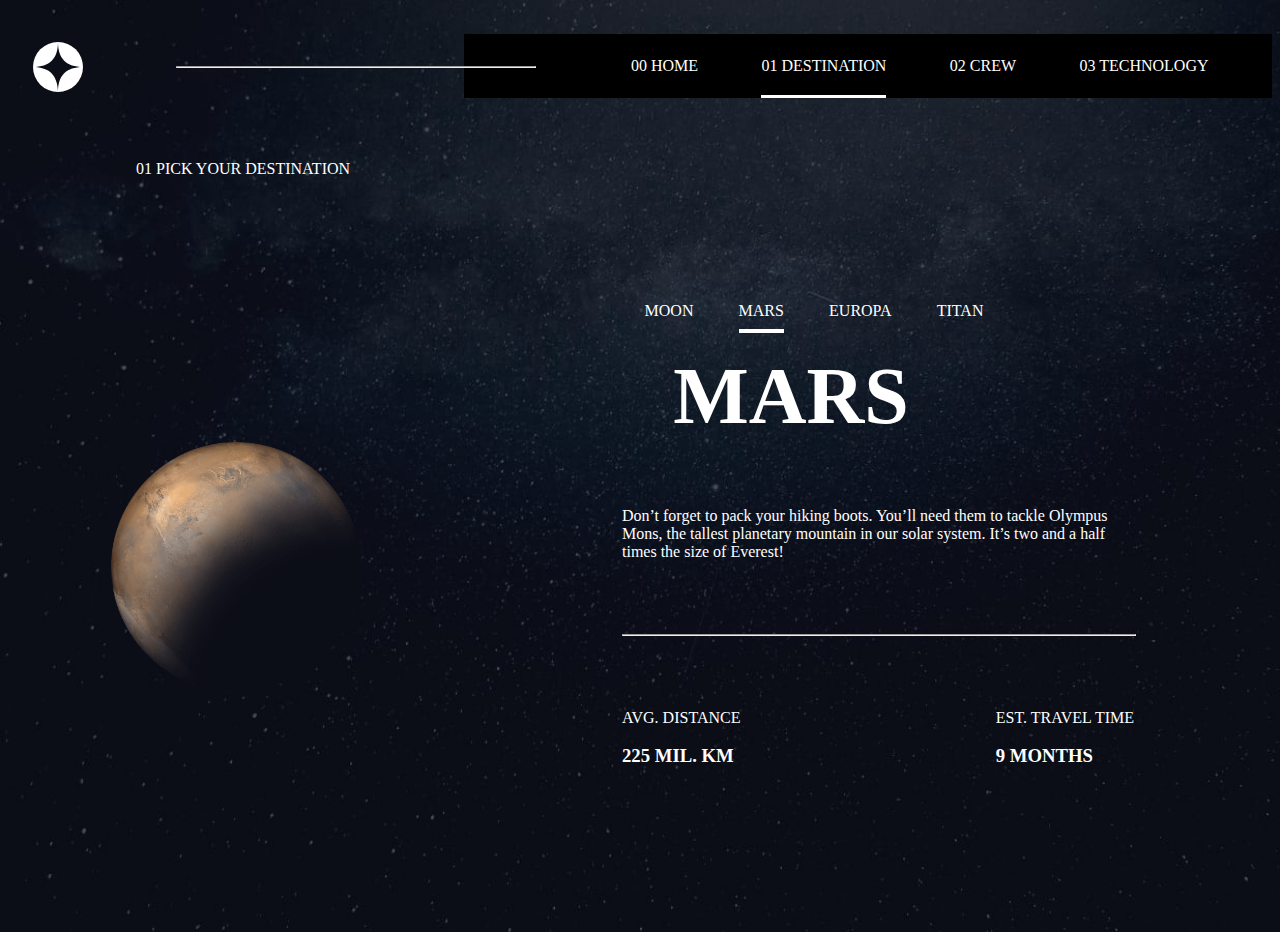
<file: destination-mars.html>
<!DOCTYPE html>
<html lang="en">
<head>
  <meta charset="UTF-8">
  <meta name="viewport" content="width=device-width, initial-scale=1.0">

  <link rel="icon" type="image/png" sizes="32x32" href="  favicon-32x32.png">
  <link rel="stylesheet" href="  spaceindex.css">
  <link rel="stylesheet" href="destination.css">
  <title>Frontend Mentor | Space tourism website</title>
</head>
<body>
  <header>
    <img src="  logo.svg" class="logo" alt="logo">
    <nav>
      <img src="  icon-hamburger.svg"class="burger" alt="burgerlogo" onclick="show();">
      <div><hr id="homehr"></div>
      <div id="list">
        <ul id="ul"> 
          <li><img src="  icon-close.svg" id="close" alt="closeimg"></li>
          <li><a href="spaceindex.html" class="caps" ><span class="num">00</span>  Home  </a></li>
          <li><a href="destination-mars.html" class="caps active"> <span class="num">01</span>  Destination</a></li>
          <li><a href="crew-commander.html" class="caps"> <span class="num">02</span>  Crew</a></li>
          <li><a href="technology-capsule.html" class="caps"> <span class="num">03</span>  Technology</a></li>
        </ul>
      </div>
    
    </nav>
  </header>
  <main>
    <p class="caps pickd"><span>01</span>  Pick your destination</p>
    <div class="planetimg">
      <img src="    image-mars.png"class="i2" id="planetimg1" alt="planetimg">
    <!----  <img src="    image-moon.png"class="i1" alt="">
      <img src="    image-europa.png"class="i3" alt="">
      <img src="    image-titan.png"class="i4" alt="">
    -->
    </div>
    
    <div class="planetcont">
      <nav>
        <ul id="uldestin">
          <li><a href="#" class="caps planet">Moon</a></li>
          <li><a href="#" class="caps planet def" >Mars</a></li>
          <li><a href="#" class="caps planet">Europa</a></li>
          <li><a href="#" class="caps planet">Titan</a></li>
        </ul>
      </nav>
      <main id="marsmain">
        <h1 class="caps" id="planetname">Mars</h1>
        <p id="planetdesc">Don’t forget to pack your hiking boots. You’ll need them to tackle Olympus Mons, 
          the tallest planetary mountain in our solar system. It’s two and a half times 
          the size of Everest!</p>
        <hr >
          <div class="unit">
            <div>
              <p class="caps">  Avg. distance</p>
              <h3 class="caps" id="planetdist">  225 mil. km</h3>
          </div>
            <div>
              <p class="caps">  Est. travel time</p>
              <h3 class="caps" id="planettime">  9 months</h3>
          </div>
          </div>
      </main>
    </div>
  </main>
  <script src="destination.js"></script>
<!---
  01 Pick your destination

  Moon
  Mars
  Europa
  Titan

  Mars

  Don’t forget to pack your hiking boots. You’ll need them to tackle Olympus Mons, 
  the tallest planetary mountain in our solar system. It’s two and a half times 
  the size of Everest!

  Avg. distance
  225 mil. km

  Est. travel time
  9 months
-->
  <script src="space.js"></script>
</body>
</html>
</file>
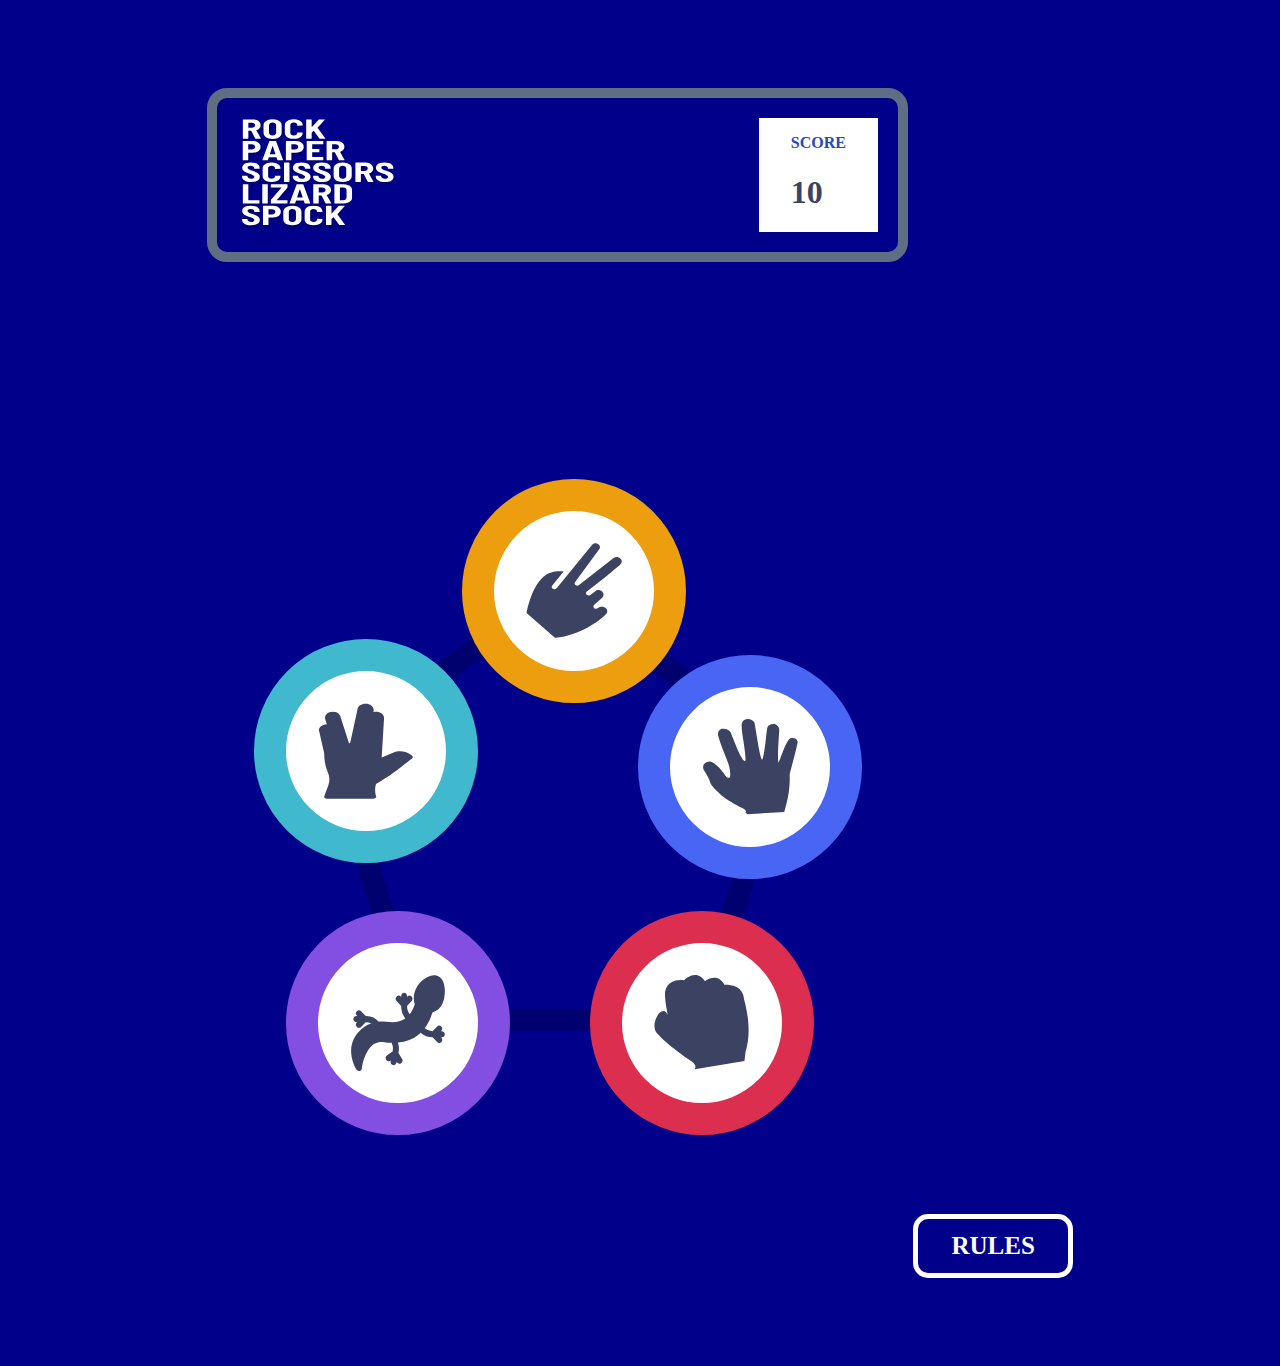
<file: index2.html>
<!DOCTYPE html>
<html lang="en">
<head>
  <meta charset="UTF-8">
  <meta name="viewport" content="width=device-width, initial-scale=1.0"> <!-- displays site properly based on user's device -->

  <link rel="icon" type="image/png" sizes="32x32" href=" favicon-32x32.png">
  
  <title>Frontend Mentor | Rock, Paper, Scissors</title>
  <link rel="stylesheet" href="index2.css">
  <!--Score
  Rules

  You Picked
  The House Picked

  You Win
  You Lose

  Play Again
 -->
  <style>
    .attribution { font-size: 11px; text-align: center; }
    .attribution a { color: hsl(228, 45%, 44%); }
 
  </style>
</head>
<body>
  <div class="contain">
    
    <div class="titlebox">
      <img src=" logo-bonus.svg" alt="">
      <div class="scorebox">
        <p>SCORE</p>
        <h1 id="score" value="10">10</h1>
      </div>
    </div>
    <div class="step2">
      <div class="hd">
        <h2>YOU PICKED</h2>
        <h2>THE HOUSE PICKED</h2>
      </div>
      <div class="pick">
      <div class="pick1"></div>
      <div class="result">
        <h1 id="h1"></h1>
        <button id="play" onclick="playagain()">PLAY AGAIN</button>
      </div>
      <div class="pick2"></div> 
      </div>
    </div>
    <div class="bgpentagon">
      <div class="tri paper" id="paper">
        <img src=" icon-paper.svg"  alt="" >
      </div>
      <div class="tri scissor" id="scissor">
        <img src=" icon-scissors.svg"  alt="" >
      </div>
      <div class="tri rock" id="rock">
        <img src=" icon-rock.svg"  alt="" >
      </div>
      <div class="tri lizard" id="lizard">
          <img src=" icon-lizard.svg" alt="">
      </div>
      <div class="tri spock" id="spock">
          <img src=" icon-spock.svg" alt="">
      </div>
    </div>
    <button class="btn" onclick="show()">RULES</button>
    <div id="mymodal" class="modal">
      <!-- Modal content -->
      <div class="modal-content">
        <h1>RULES</h1>
        <img src=" image-rules-bonus.svg" id="rules" alt="">
        <img src=" icon-close.svg" id="close" alt="">
      </div>
    
    </div>
  </div>
  
<!---
  <div class="attribution">
    Challenge by <a href="https://www.frontendmentor.io?ref=challenge" target="_blank">Frontend Mentor</a>. 
    Coded by <a href="#">Your Name Here</a>.
  </div>
  --->
  <script src="index2.js"></script>
</body>
</html>
</file>
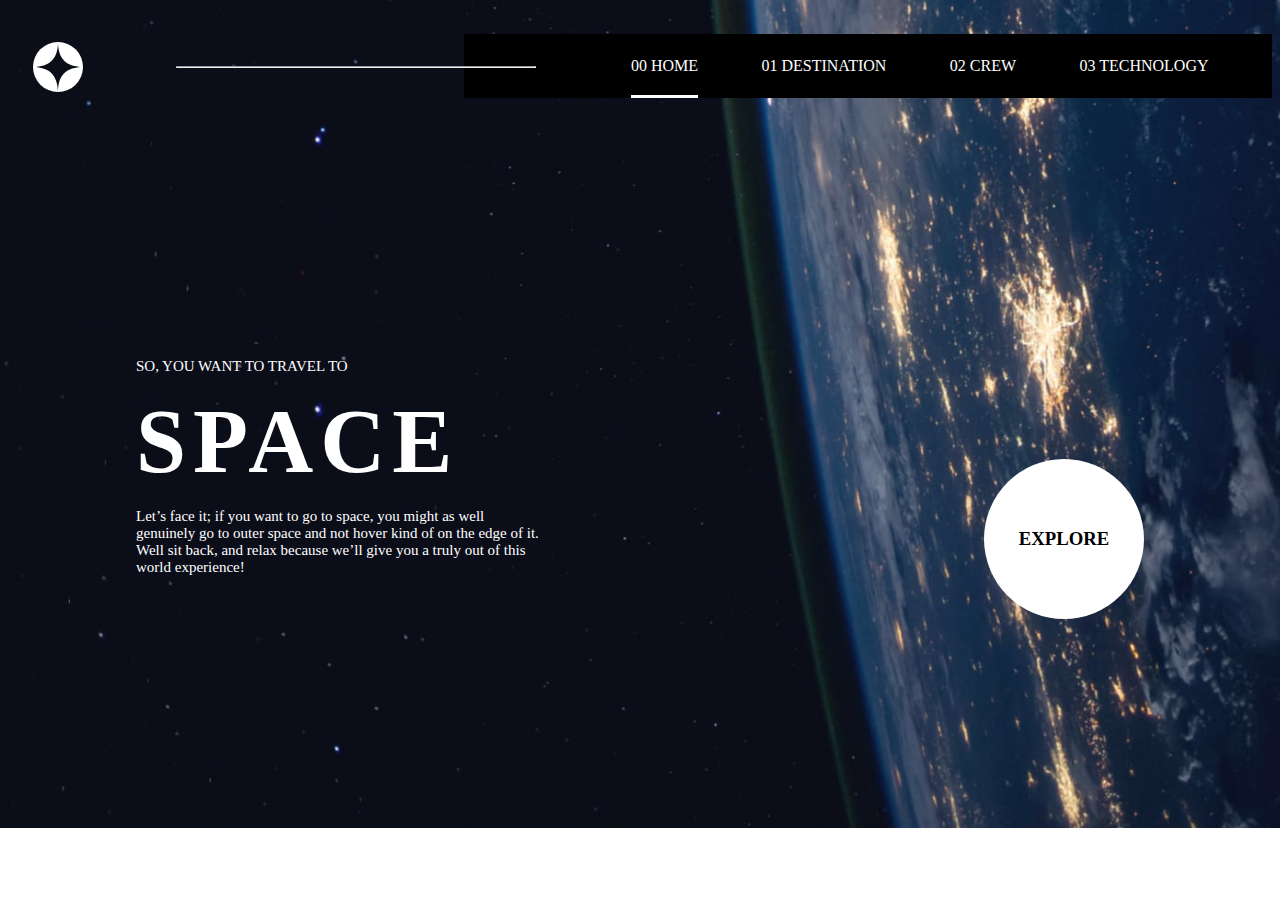
<file: spaceindex.html>
<!DOCTYPE html>
<html lang="en">
<head>
  <meta charset="UTF-8">
  <meta name="viewport" content="width=device-width, initial-scale=1.0">

  <link rel="icon" type="image/png" sizes="32x32" href="  favicon-32x32.png">
  <link rel="stylesheet" href="  spaceindex.css">
  <title>Frontend Mentor | Space tourism website</title>
</head>
<body>
  <header>
    <img src="  logo.svg" class="logo" alt="logo">
    <nav>
      <img src="  icon-hamburger.svg"class="burger" alt="burgerlogo" onclick="show();">
      <div><hr id="homehr"></div>
      <div id="list">
        <ul id="ul"> 
          <li><img src="  icon-close.svg" id="close" alt="closeimg"></li>
          <li><a href="spaceindex.html" class="caps active" ><span class="num">00</span>  Home  </a></li>
          <li><a href="destination-mars.html" class="caps"> <span class="num">01</span>  Destination</a></li>
          <li><a href="crew-commander.html" class="caps"> <span class="num">02</span>  Crew</a></li>
          <li><a href="technology-capsule.html" class="caps"> <span class="num">03</span>  Technology</a></li>
        </ul>
      </div>
    
    </nav>
  </header>
 
  <main>
    <div class="content">
      <p class="p1 caps"> So, you want to travel to</p>
      <h1 class="caps"> Space</h1>
      <p>  Let’s face it; if you want to go to space, you might as well genuinely go to 
        outer space and not hover kind of on the edge of it. Well sit back, and relax 
        because we’ll give you a truly out of this world experience!
      </p>
    </div>
   <div class="explore">
      <h3 class="caps">  Explore  </h3>
   </div>
  </main>
  <!----
  00 Home
  01 Destination
  02 Crew
  03 Technology

  So, you want to travel to
  Space
  Let’s face it; if you want to go to space, you might as well genuinely go to 
  outer space and not hover kind of on the edge of it. Well sit back, and relax 
  because we’ll give you a truly out of this world experience!

  Explore
--->
<script src="space.js"></script>
</body>
</html>
</file>
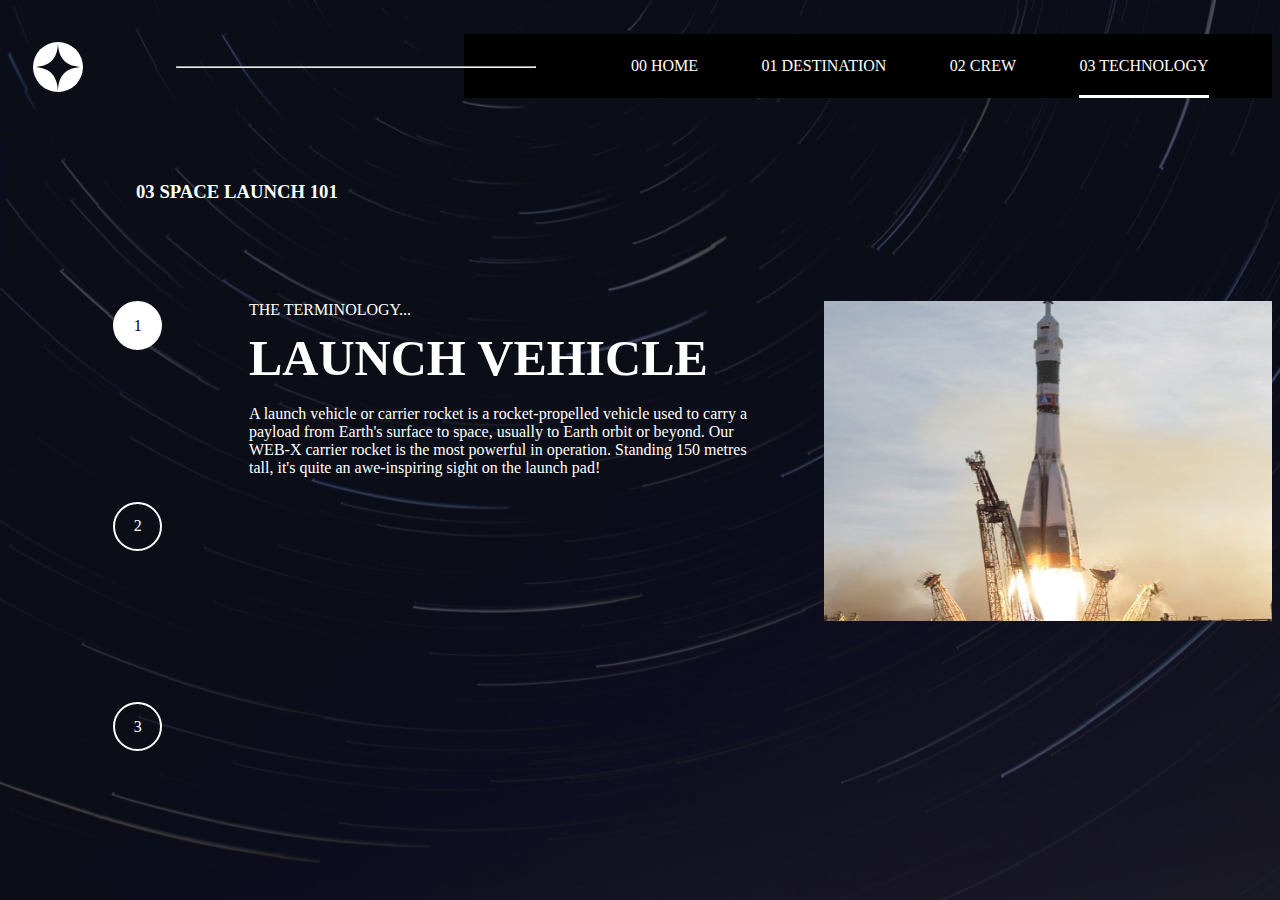
<file: technology-capsule.html>
<!DOCTYPE html>
<html lang="en">
<head>
  <meta charset="UTF-8">
  <meta name="viewport" content="width=device-width, initial-scale=1.0">
  <link rel="icon" type="image/png" sizes="32x32" href="  favicon-32x32.png">
  <title>Frontend Mentor | Space tourism website</title>
  <link rel="stylesheet" href="  spaceindex.css">
  <link rel="stylesheet" href="tech.css">
</head>
<body>
  <header>
    <img src="  logo.svg" class="logo" alt="logo">
    <nav>
      <img src="  icon-hamburger.svg"class="burger" alt="burgerlogo" onclick="show();">
      <div><hr id="homehr"></div>
      <div id="list">
        <ul id="ul"> 
          <li><img src="  icon-close.svg" id="close" alt="closeimg"></li>
          <li><a href="spaceindex.html" class="caps" ><span class="num">00</span>  Home  </a></li>
          <li><a href="destination-mars.html" class="caps"> <span class="num">01</span>  Destination</a></li>
          <li><a href="crew-commander.html" class="caps"> <span class="num">02</span>  Crew</a></li>
          <li><a href="technology-capsule.html" class="caps active"> <span class="num">03</span>  Technology</a></li>
        </ul>
      </div>
    
    </nav>
  </header>
  <main>
    <h3 class="caps techtitle">  03 Space launch 101</h3>
    <div class="spacecontain">
      <div class="spacedots">
        <span class="box" id="sp1">1</span>
        <span class="box" id="sp2">2</span>
        <span class="box" id="sp3">3</span>
      </div>
      <div class="spacecontent">
        <p class="caps">  The terminology...</p>
        <h1 class="caps" id="techname">  Launch vehicle</h1>
        <p id="techdesc">A launch vehicle or carrier rocket is a rocket-propelled vehicle used to carry a payload from Earth's surface to space, usually to Earth orbit or beyond. Our WEB-X carrier rocket is the most powerful in operation. Standing 150 metres tall, it's quite an awe-inspiring sight on the launch pad!</p>
      </div>
      <div class="spaceimg">
        <img src="  image-launch-vehicle-portrait.jpg" id="s1" alt="space_obj_image">
      <!----
          <img src="  image-space-capsule-portrait.jpg" id="s2" alt="">
        <img src="  image-spaceport-portrait.jpg" id="s3" alt="">
      -->
      </div>
    </div>
  </main>

<!---
  03 Space launch 101

  1
  2
  3

  The terminology...
  Space capsule

  A space capsule is an often-crewed spacecraft that uses a blunt-body reentry 
  capsule to reenter the Earth's atmosphere without wings. Our capsule is where 
  you'll spend your time during the flight. It includes a space gym, cinema, 
  and plenty of other activities to keep you entertained.
-->
<script src="space.js"></script>
<script src="tech.js"></script>
</body>
</html>
</file>
<file: spaceindex.css>
body{
    background-image: url( 'background-home-desktop.jpg');
    background-repeat: no-repeat;
  /*  width: 99%;
   */ height: 100%;
   background-size: cover;
    color: white;
}
a:hover{
    color: rebeccapurple;
}
.caps{
    text-transform: uppercase;
}
header{
    display: flex;
    justify-content: space-between;
    align-items: center;
}
.logo {
    top: 6px;
    height: 50px;
    position: relative;
    width: 50px;
    left: 2%;
}
.burger, #close{
    display: none;
}
ul#ul{
    align-items: center;
    margin-right: 5%;
    height: 4rem;
    background-color: black;
    width: 60vw;
    display: flex;
    justify-content: space-evenly;
    list-style: none;
    
}
a {
    color: white;
    padding-bottom: 21px;
    text-decoration: none;
}
/*
a:active{
    border-bottom: 3px solid white;
}
*/

.active{
    border-bottom: 3px solid white;
}
hr#homehr{
    top: 50px;
    position: relative;
    width: 28vw;
    right: 40vw;
}
main{
    display: flex;
    flex-direction: row;
    justify-content: space-between;
    align-items: center;
    padding: 10vw 10vw;
    padding-bottom: 0;
    min-height: 50vh;
    padding: 10vw 10vw;
}
.content{
    width: 40%;
}
.content>p{
    font-size: 15px;
}
.content>p1{
        font-size: 22px;
        font-weight: 100;
}   

.content>h1{
    font-size: 90px;
    letter-spacing: 7px;
    padding: 0;
    margin: 0;
}
.explore{   
        color: black;
        background-color: white;
        width: 10rem;
        height: 10rem;
        margin-top: 9rem;
        border-radius: 50%;
        display: flex;
        justify-content: center;
        align-items: center;
}

@media (width<900px){
    body{
        background-image: url(' background-home-tablet.jpg');
    }
    hr#homehr{
        display: none;
    }
    ul#ul{
        padding:0;
        width: 80vw;
        justify-content: space-between;
    }
    a{
        font-size: 14px;
    }
    span.num{
        display: none;
    }
    .content{
        width: 60%;
    }
    .content>h1{
        font-size: 70px;
    }
    main{
        flex-direction: column;
    }
    .explore{
        margin-top: 0;
    }
}
@media (width>375px){
    #close{
        display: none;
    }
}
@media (width<375px){
    body{
        background-image: url( 'background-home-mobile.jpg');
    }
    ul#ul{
    display: none;
    flex-direction: column;
    justify-content: space-around;
    height: 300px;
    width: 100vw;
    z-index: 2;
    }
    .content{
        width: 75%;
    }
    .content>h1{
        font-size: 55px;
    }
    ul#ul>li{
        text-align: left;
    }
    .burger{
        display: block;
        position: relative;
        right: 1rem;
    }
    main{
        padding:10vw 1vw;
    }
    #list{
        position: absolute;
        top: 100px;
        right: 0px;
        display: block;
        flex-direction: column;
    }
}
</file>
<file: destination.css>
body{
    background-image: url(    background-destination-desktop.jpg);
}
.unit {
    display: flex;
    flex-direction: row;
    justify-content: space-between;
    width: 100%;
}
hr{
    width: 100%;
}/*
.planet.active{
    border-bottom: 4px solid white;
}*/
.i2{
    height: 250px;
    top: 50px;
    position: relative;
    right: 10%;
}

.def{
    border-bottom: 4px solid white;
    padding-bottom: 10px
}
.planetcont {
    padding: 0;
    display: flex;
    width: 40vw;
    flex-direction: column;
    padding: 10px;
}
.planetcont>nav>ul{
    width: 75%;
    background-color: transparent;
    justify-content: space-between;
    padding: 0;
}
#marsmain{
    display: flex;
    flex-direction: column;
    padding: 0;
}
#planetname{
    text-align: left;
    width: 80%;
    font-size: 80px;
    margin: 0;
    margin-top: 15px;
}
.pickd{
    position: absolute;
    top: 9rem;
}
ul#uldestin {
    display: flex;
    justify-content: space-around;
    flex-direction: row;
    margin-top:50px ;
}
ul#uldestin>li{
    list-style: none;
}

@media(width<900px){
    body{
        background-image: url(    background-destination-tablet.jpg);
    }
    .planetcont{
        width: 80vw;
    }
    .planetimg{
    display: flex;
    justify-content: center;
    align-items: center;
    }
    .i2{
        right: 0;
    }
    .pickd{
        position: relative;
        top: 0;
    }
}
@media(width<375px){
    body{
        background-image: url(    background-destination-mobile.jpg);
        min-height: 280px;
    }
    #i2{
        height: 200px;
    }
    main{
        padding: 10vw 2vw;
    }
   .planetcont>nav>ul{
    width: 80vw;
    background-color: transparent;
    justify-content: space-between;
    padding: 0;
    }
    
}
</file>
<file: index2.css>
@import url(https://fonts.google.com/specimen/Barlow+Semi+Condensed);
*{
    font-weight: 600;
    font-family: 'Barlow Semi Condensed';
}
body{
    background-color: darkblue;
}
.contain{
    width: 80vw;
    height: 150vh;
    margin-left: 3%;
    min-width: 250px;
    display: flex;
    flex-direction: column;
    justify-content: space-around;
    align-items: center;
}
.scorebox{
    padding: 2em;
    padding-top: 0;
    padding-bottom: 0;
    background-color: white;
}
.scorebox>p{
    color:  hsl(229, 64%, 46%);
}
.scorebox>h1{
    color:  hsl(229, 25%, 31%);
}
.bgpentagon{
    background-image: url(" bg-pentagon.svg");
    background-repeat: no-repeat;
    width: 30rem;
    background-size: 30rem;
    height: 30rem;
    margin-top:15%;
    position: relative;
    filter:red brightness(0.2) sepia(50) hue-rotate(210deg);
    
}
.titlebox{
    max-width: 40rem;
    width: 75%;
    min-width: 250px;
    padding: 2%;
    display: flex;
    flex-direction: row;
    justify-content: space-between;
    align-items: center;
    border: 10px solid hsl(217, 16%, 45%);;
    border-radius: 20px;
}
.titlebox>img{
    width: 10rem;
    height: 7rem;
}
.paper, .scissor, .rock, .lizard, .spock{
    display: flex;
    position: absolute;
    width: 10rem;
    height: 10rem;
    justify-content: center;
    align-items: center;
   /* background-color: red;
   */ border:2rem solid blue;
    border-radius: 50%;
    background-color: white;
}
.tri>img{
    width: 6rem;
    height: 6rem;
}

.paper {
    top: 5rem;
    right: -4rem;
    border-color: hsl(230, 89%, 62%);
}
.scissor {
    left: 9rem;
    top: -6rem;
    border-color: hsl(39, 89%, 49%)
}

.rock {
    top: 21rem;
    left: 17rem;
    border-color: hsl(349, 71%, 52%);
}
.lizard {
    top: 21rem;
    left: -2rem;
    border-color: hsl(261, 73%, 60%)  ;
}

.spock {
    top: 4rem;
    left: -4rem;
    border-color:  hsl(189, 59%, 53%) ;
}
.btn{
    display: flex;
    margin-left: 85%;
    align-items: center;
    justify-content: center;
    width: 10rem;
    height: 4rem;
    font-size: 25px;
    position: relative;
    color: white;
    background-color: inherit;
    border: 5px solid white;
}
button{
    color: rgb(109, 109, 202);
  /*  border: 2px solid white;
  */  background-color: white;
    border-radius: 15px;
}
.modal{
    display: none;
    position: fixed;
    top: 15%;
    place-content: center;
    width: 25rem;
    background-color: rgba(0,0,0,0.9);
}

.modal-content{
    display: flex;
    width: 100%;
    height: 26rem;
    position: absolute;
    flex-direction: column;
    align-items: center;
    justify-content: space-around;
    background-color: white;
    border-radius: 15px;
    padding: 3%;
}
#rules{
    width: 20rem;
    height: 20rem;
    color: white;
    border: 1% solid white;
}
#close{
    width: 2rem;
    height: 2rem;
    position: absolute;
    top: 10%;
    right: 10%;
}
.step2{
    display: none;
  /*  display: flex;
    */justify-content: space-evenly;
    flex-direction: column;
/*    border: 2px solid snow;
 */   height: 60vh;
    width: 100%;
    min-width: 300px;
    max-width: 900px;

}
.hd{
    display: flex;
    justify-content: space-around;
    color: whitesmoke;

}
.pick{
    width: 95%;
    height: 80%;
    display: flex;
    flex-direction: row;
    align-items: center;
    padding: 2%;
    justify-content: space-between;
}
.pick1, .pick2{
    margin: 3%;
    background-repeat: no-repeat;
    width: 12rem;
    height: 12rem;
    border-radius: 50%;
    background-position: center;
    background-size: 100px 100px;
}
.pick1{
background-image: url(' icon-paper.svg');
background-repeat: no-repeat;
border: 2rem solid yellow;
background-color: white;
/*box-shadow: 
0 0 0 10px rgba(0, 0, 191, 0.9),
0 0 0 20px rgba(51, 51, 192, 0.7),
0 0 0 30px rgba(0, 0, 191, 0.5);
*/
}
.pick2{
/*background-image: url(' icon-rock.svg');
*/background-repeat: no-repeat;
background-color: rgb(1, 1, 59);
border: 2rem solid;
}
.result{
    display: none;
    position: relative;
    flex-direction: column;
}
#h1{
color: white;
font-size: 40px;
}
#play{
background-color: white;
color: hsl(229, 25%, 31%);
padding: 5%;
font-size: 25px;
}
@media (min-width: 400px) and (max-width: 750px) {
    .pick1, .pick2 {
      border: 1rem solid;
      width: 8rem;
      height: 5rem;
      background-size: 2.5rem 2.5rem;
    }
    .modal{
        width:20rem ;
        height: 400px;
    }
    .paper, .scissor, .rock, .spock, .lizard{
        width: 6rem;
        height: 6rem;
        border:1rem solid blue;
    }
    .tri>img{
        width: 4rem;
        height: 4rem;
    }
    .bgpentagon{
        width: 20rem;
        background-size: 20rem;
        height: 20rem;
    }
        
    .scissor {
        left: 6rem;
        top: -3rem;
        border-color: hsl(39, 89%, 49%)

    }
    .paper {
        top: 2rem;
        right: -3rem;
        border-color:hsl(230, 89%, 62%);
    }
    .rock {
        top: 14rem;
        left: 11rem;
        border-color: hsl(349, 71%, 52%);

    }
    .lizard {
        top: 14rem;
        left: 0rem;
        border-color: hsl(261, 73%, 60%)  ;

    }
    .spock {
        top: 3rem;
        left: -2rem;
        border-color:  hsl(189, 59%, 53%) ;
    }
    
.titlebox>img{
    width: 7rem;
}
}
@media (max-width:400px){
    .modal{
        width: 100%;
        height: 100%;
        top: 0;
        position: absolute;
    }
    .modal-content{
        height: 100%;
        width: 100%;
    }
    #rules{
        width: 15rem;
        height: 15rem;
    }
    #close{
        position: relative;
        top: 0;
        right: 0;
    }
    .pick1, .pick2 {
        border: 1rem solid;
        width: 5rem;
        height: 5rem;
        top: -35%;
        position: relative;
        background-size: 3rem 3rem;
      }
      .pick{
        flex-wrap: wrap;
      }
      .hd{
        top: 50%;
        left: 10%;
        position: relative;
      }
      .result{
        order: 3;
        top: 16%;
        left: 10%;
      }
      .btn{
        margin-left: 0;
      }
      .paper, .scissor, .rock, .spock, .lizard{
          width: 4rem;
          height: 4rem;
          border: 1rem solid blue;
      }
      .tri>img{
          width: 2rem;
          height: 2rem;
      }
      .bgpentagon{
          width: 13rem;
          background-size: 13rem;
          height: 13rem;
      }
     
    .scissor {
        left: 4rem;
        top: -2.5rem;
        border-color: hsl(39, 89%, 49%)

    }
    .paper {
        top: 2rem;
        right: -2rem;
        border-color:hsl(230, 89%, 62%);
    }
    .rock {
        top: 9rem;
        left: 7rem;
        border-color: hsl(349, 71%, 52%);

    }
    .lizard {
        top: 9rem;
        left: 0rem;
        border-color: hsl(261, 73%, 60%)  ;

    }
    .spock {
        top: 2rem;
        left: -2rem;
        border-color:  hsl(189, 59%, 53%) ;
    }
      .scorebox{
        padding: 1em;
        padding-top: 0;
        padding-bottom: 0;
      }
      .titlebox>img{
        width: 5rem;
        height: 5rem;
        padding-left: 20px;
      }
}
/*
body{
    color: hsl(39, 89%, 49%);
    color: hwb(40 13% 7%);
    color: hsl(230, 89%, 62%);
    color: hsl(230, 89%, 65%);
    color: hsl(349, 71%, 52%);
    color: hsl(349, 70%, 56%);
    color: hsl(261, 73%, 60%);
    color: hsl(261, 72%, 63%);
    color: hsl(189, 59%, 53%);
    color: hsl(189, 58%, 57%);

    color: hsl(229, 25%, 31%);
    color: hsl(229, 64%, 46%);
    color:hsl(217, 16%, 45%);
    color: rgba(117, 138, 165, 0.59);
    color:rgb(31, 55, 86) ;
    color: hsl(237, 49%, 15%);
    
}
*/
</file>
<file: tech.css>
body{
    background: url(  background-technology-desktop.jpg);
}
.spacecontain{
    display: flex;
    flex-direction: row;
    justify-content: space-between;
}.spacecontent,.spacedots{
    display: flex;
    flex-direction: column;
}
.spacecontent{
    width: 40vw;
}
.techtitle{
    top: -5rem;
    position: relative;
}

main{
    display: block;
    padding-right:0 ;
}

.spaceimg{
    width: 35vw;
    height: 20rem;
}
.spaceimg>img{
    width: 100%;
    height: 100%;
}
p{
    margin: 0;
}
.spacedots{
    width: 50px;
    height: 50vh;
    position: relative;
    left: -2%;
    justify-content: space-between;

}
h1{
    margin-bottom: 18px;
margin-top: 10px;
font-size: 50px;
}
.spacedots>span{
    width: 45px;
    height: 45px;
    display: flex;
    align-items: center;
    justify-content: center;
    border: 2px solid white;
    border-radius: 50%;
    background-color: transparent;
color: white;
}
#sp1{

background-color: white;
color: black;

}

@media(width<900px){
    body{
        background: url(  background-technology-tablet.jpg);
    }
    .techtitle{
        top: 0;
    }
    p{
        margin: auto;
        padding:15px;
    }
    .spacecontain{
        flex-direction: column;
    }
    .spacedots{
        justify-content: space-evenly;
        flex-direction: row;
        width: 80vw;
        top: 10px;
        height: 12vh;
    }
    .spacecontent,.spacedots{
        order: 2;
    }
    .spacecontent,.spaceimg{
        width: 80vw;
    }
    .spaceimg{
        order: 1;
    }
}

@media(width<375px){
    body{
        background: url(  background-technology-mobile.jpg);
    }
    .spacecontain{
        flex-direction: column;
    }
    .spaceimg{
        height: 15rem;
    }
}
</file>
